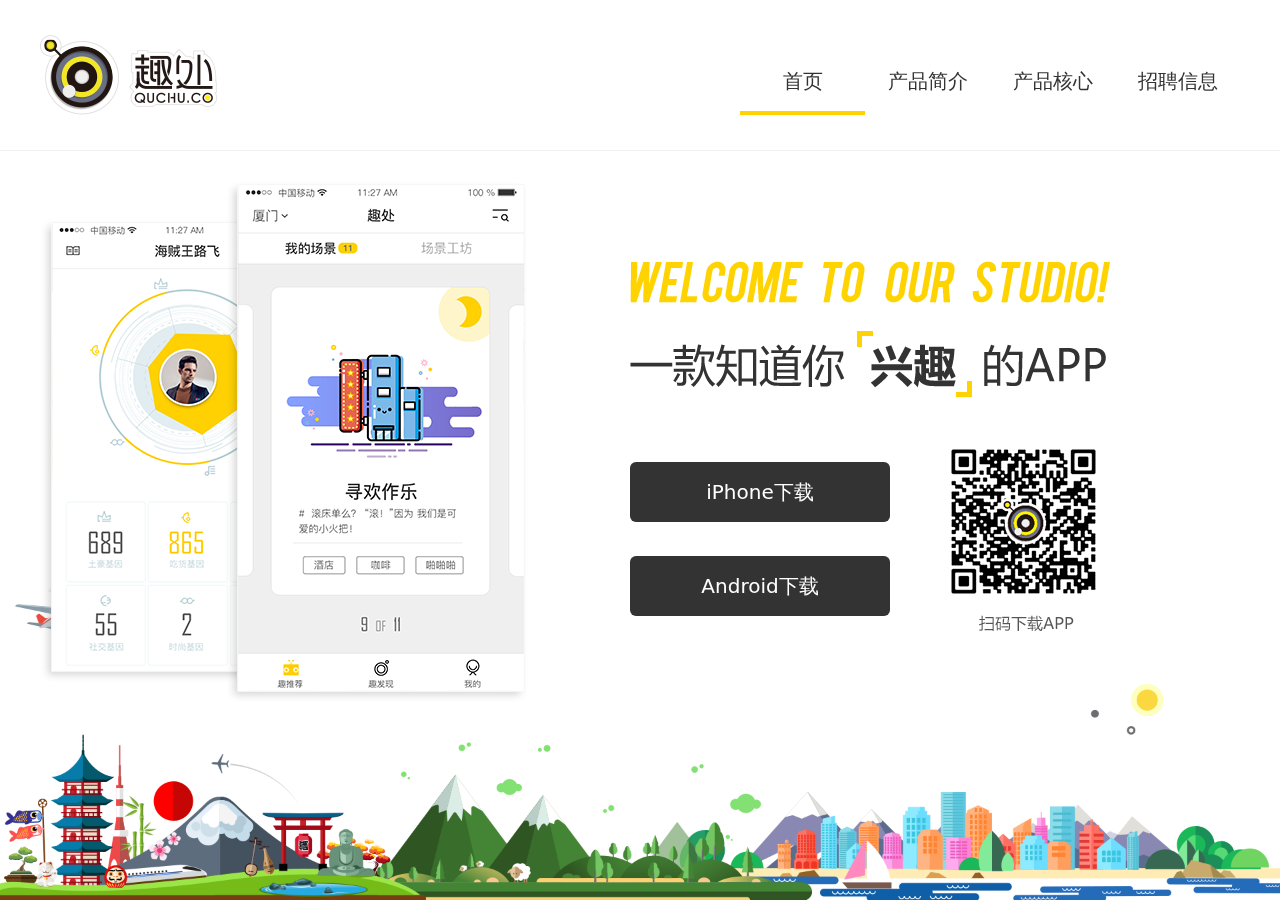
<file: index.html>
<!doctype html>
<html>
<head>
<meta charset="utf-8">
<meta http-equiv="X-UA-Compatible" content="IE=edge">
<meta name="viewport" content="width=device-width, initial-scale=1">
<link rel="shortcut icon" href="images/favicon.ico" type="image/x-icon" />
<title>趣处-推荐城市休闲好去处</title>
<meta name="keywords" content="店铺，餐馆，咖啡厅，酒吧，民宿，下午茶，书店，同城美食，特色展馆，景区，吃喝打折优惠活动，台湾，台北，厦门，杭州，南京，成都，武汉，合肥，自由行，周边游攻略，周末去哪儿玩，趣处APP，趣处官网">
<meta name="description" content="趣处是一款推荐城市出行好去处的APP，精选餐馆、酒吧、咖啡厅、书店、风景、展馆、店铺及特色民宿等多类休闲去处与活动信息，为用户周末、节假日等闲暇时间“去哪儿玩、玩什么、和谁玩”提供参考。">
<link rel="stylesheet" type="text/css" href="css/idangerous.swiper.css">
<link rel="stylesheet" type="text/css" href="css/animate.min.css">
<link rel="stylesheet" type="text/css" href="day/css/site_v3_20160507_day.css" id="dayAndNight">
<link rel="stylesheet" type="text/css" href="css/site.css" id="dayAndNight">
<!--[if lt IE 9]>
      <script src="js/html5shiv.min.js"></script>
      <script src="js/respond.min.js"></script>
<![endif]-->
</head>
<body>
<div class="swiper-container swiper-container-a" style="visibility:hidden;">
    <div class="swiper-wrapper">
        <div class="swiper-slide"> 
            <!-- start 首页 --> 
            <!-- start header -->
            <nav class="header">
                <div class="container"> <a class="navbar-brand ani" href="index.html" swiper-animate-effect="fadeInDown" swiper-animate-duration="0.5s" swiper-animate-delay="0s">趣处</a>
                    <ul class="nav-top ani" id="topMainMenu" swiper-animate-effect="fadeInDown" swiper-animate-duration="0.5s" swiper-animate-delay="0.2s">
                        <li class="active"><a href="javascript:void(0);">首页</a></li>
                        <li><a href="javascript:void(0);">产品简介</a></li>
                        <li><a href="javascript:void(0);">产品核心</a></li>
                        <li><a href="javascript:void(0);">招聘信息</a></li>
                    </ul>
                </div>
            </nav>
            <!-- end header -->
            <div class="container">
                <div class="day-night-box ani" swiper-animate-effect="bounceInDown" swiper-animate-duration="0.8s" swiper-animate-delay="0.3s" style="top:50px;"></div>
                <div class="main clearfix">
                    <div class="phone-box"><img src="images/index_apppage.png"  alt="趣处-手机版界面" class="ani" swiper-animate-effect="fadeInUp" swiper-animate-duration="0.5s" swiper-animate-delay="0.2s"/></div>
                    <div class="intro">
                        <p class="index-title ani" swiper-animate-effect="fadeInDown" swiper-animate-duration="0.5s" swiper-animate-delay="0.3s"></p>
                        <p>&nbsp; </p>
                        <table width="80%" border="0" cellspacing="0" cellpadding="0">
                            <tbody>
                                <tr>
                                    <td><a href="https://itunes.apple.com/us/app/qu-chu-cheng-shi-lu-xing-mei/id1053389120" target="_blank" class="btn-black ani" swiper-animate-effect="fadeIn" swiper-animate-duration="0.5s" swiper-animate-delay="0.5s">iPhone下载</a></td>
                                    <td rowspan="2"><div class="img-download ani" swiper-animate-effect="fadeIn" swiper-animate-duration="0.5s" swiper-animate-delay="0.7s"></div></td>
                                </tr>
                                <tr>
                                    <td class="padTop15"><a href="http://tcdn.quchu.co/app-quchu_official-release.apk" target="_blank" class="btn-black ani" swiper-animate-effect="fadeIn" swiper-animate-duration="0.5s" swiper-animate-delay="0.6s">Android下载</a></td>
                                </tr>
                            </tbody>
                        </table>
                    </div>
                </div>
            </div>
            <div class="footer-index"> <img src="images/index_bottomBg.png" width="100%" alt="趣处-一款知道您兴趣的app" class="ani" swiper-animate-effect="bounceInUp" swiper-animate-duration="0.5s" swiper-animate-delay="0.7s"/> </div>
            <!-- end 首页 --> 
        </div>
        <div class="swiper-slide"> 
            <!-- start 第二页 -->
            <div class="container" style="height:756px;position:relative;top:50%;margin-top:-378px;">
                <div class="day-night-box ani" swiper-animate-effect="bounceInDown" swiper-animate-duration="0.5s" swiper-animate-delay="0.1s"></div>
                <img src="images/intro_icon_logo_yellow.png" alt="趣处-趣处logo" class="iconLogo ani" swiper-animate-effect="fadeInDown" swiper-animate-duration="0.4s" swiper-animate-delay="0.2s"/>
                <h3 class="h3 ani" swiper-animate-effect="fadeInDown" swiper-animate-duration="0.5s" swiper-animate-delay="0.3s"><span>什么是趣处</span></h3>
                <h4 class="h4 ani" swiper-animate-effect="fadeInUp" swiper-animate-duration="0.5s" swiper-animate-delay="0.5s">趣处是一款个性化推荐城市出行好去处的APP，<br>精挑细选出高品质的餐厅、酒吧、咖啡厅、书店、风景、展馆、店铺及特色民宿等多类休闲去处与活动信息，为用户闲暇时间“去哪玩、怎么玩、和谁玩”提供参考。</h4>
                <table width="100%" border="0" cellspacing="0" cellpadding="0">
                    <tbody>
                        <tr>
                            <td align="center"><img src="images/intro_icon_where.png" width="180" height="180" alt="趣处-去哪玩" class="aniHover ani" swiper-animate-effect="bounceIn" swiper-animate-duration="0.5s" swiper-animate-delay="0.6s"/></td>
                            <td align="center"><img src="images/intro_icon_how.png" width="180" height="180" alt="趣处-怎么玩" class="aniHover ani" swiper-animate-effect="bounceIn" swiper-animate-duration="0.5s" swiper-animate-delay="0.7s"/></td>
                            <td align="center"><img src="images/intro_icon_who.png" width="180" height="180" alt="趣处-和谁玩" class="aniHover ani" swiper-animate-effect="bounceIn" swiper-animate-duration="0.5s" swiper-animate-delay="0.8s"/></td>
                        </tr>
                        <tr>
                            <td align="center"><h5 class="ani h5" swiper-animate-effect="fadeInUp" swiper-animate-duration="0.5s" swiper-animate-delay="0.7s">去哪玩</h5>
                                <h4 class="ani h4" swiper-animate-effect="fadeInUp" swiper-animate-duration="0.5s" swiper-animate-delay="0.8s">收集最具特色的地点，推荐符合<br>
                                    用户个性化偏好的趣处和活动。</h4></td>
                            <td align="center"><h5 class="ani h5" swiper-animate-effect="fadeInUp" swiper-animate-duration="0.5s" swiper-animate-delay="0.7s">怎么玩</h5>
                                <h4 class="ani h4" swiper-animate-effect="fadeInUp" swiper-animate-duration="0.5s" swiper-animate-delay="0.8s">给出智能化休闲出行方案<br>
                                    玩转新奇有趣的活动和趣处。</h4></td>
                            <td align="center"><h5 class="ani h5" swiper-animate-effect="fadeInUp" swiper-animate-duration="0.5s" swiper-animate-delay="0.7s">和谁玩</h5>
                                <h4 class="ani h4" swiper-animate-effect="fadeInUp" swiper-animate-duration="0.5s" swiper-animate-delay="0.8s">帮你找到最志同道合的同好<br>
                                    人群，支持在线发起同城活动。</h4></td>
                        </tr>
                    </tbody>
                </table>
            </div>
            <!-- end 第二页 --> 
        </div>
        <div class="swiper-slide"> 
            <!-- start 第三页 -->
            <div class="container" style="height:802px;position:relative;top:50%;margin-top:-401px;">
                <div class="day-night-box ani" swiper-animate-effect="bounceInDown" swiper-animate-duration="0.5s" swiper-animate-delay="0.3s"></div>
                <div class="ani coreBig" style="width:396px;height:425px;margin:0 auto 40px;position:relative; background:url(images/core_img_main.png) center center no-repeat;" swiper-animate-effect="bounceIn" swiper-animate-duration="0.4s" swiper-animate-delay="0.2s"> <span class="ani" style="position:absolute;top:133px;left:139px;width:24px;height:42px;background:url(images/core_img_a.png) center center no-repeat;" swiper-animate-effect="bounceInDown" swiper-animate-duration="0.4s" swiper-animate-delay="0.2s"></span> <span class="ani" style="position:absolute;top:123px;left:190px;width:24px;height:42px;background:url(images/core_img_2.png) center center no-repeat;" swiper-animate-effect="bounceInDown" swiper-animate-duration="0.4s" swiper-animate-delay="0.3s"></span> <span class="ani" style="position:absolute;top:145px;left:235px;width:14px;height:23px;background:url(images/core_img_3.png) center center no-repeat;" swiper-animate-effect="bounceInDown" swiper-animate-duration="0.4s" swiper-animate-delay="0.4s"></span> <span class="ani" style="position:absolute;top:236px;left:205px;width:20px;height:35px;background:url(images/core_img_4.png) center center no-repeat;" swiper-animate-effect="bounceInDown" swiper-animate-duration="0.4s" swiper-animate-delay="0.5s"></span> <span class="ani" style="position:absolute;top:134px;left:345px;width:24px;height:42px;background:url(images/core_img_5.png) center center no-repeat;" swiper-animate-effect="bounceInDown" swiper-animate-duration="0.4s" swiper-animate-delay="0.6s"></span> <span class="ani" style="position:absolute;top:230px;left:160px;width:14px;height:23px;background:url(images/core_img_6.png) center center no-repeat;" swiper-animate-effect="bounceInDown" swiper-animate-duration="0.4s" swiper-animate-delay="0.7s"></span> </div>
                <h3 class="h3"><span style="display:inline-block;border-bottom:8px solid #ffd300;padding-bottom:10px;" class="ani" swiper-animate-effect="fadeInDown" swiper-animate-duration="0.5s" swiper-animate-delay="0.3s">趣处的核心</span></h3>
                <h4  class="h4"><span class="ani" swiper-animate-effect="fadeInUp" swiper-animate-duration="0.5s" swiper-animate-delay="0.8s">一千个用户会看到一千个"趣处"，它就像一面，</span><br>
                    <span class="ani" swiper-animate-effect="fadeInUp" swiper-animate-duration="0.5s" swiper-animate-delay="0.9s">镜子，不论是一家店、一次出行计划甚至是和你，</span><br>
                    <span class="ani" swiper-animate-effect="fadeInUp" swiper-animate-duration="0.5s" swiper-animate-delay="1s">有共同喜好的人，只要你感兴趣，它就会呈现在APP上。</span></h4>
                <div class="toggleBlock">
                    <table width="100%" border="0" cellspacing="0" cellpadding="0" style="width:604px;margin:0 auto;">
                        <tbody>
                            <tr>
                                <td align="right"><div class="core-icon-a"></div></td>
                                <td align="center"><div class="core-icon-b"></div></td>
                                <td align="left"><div class="core-icon-c"></div></td>
                            </tr>
                        </tbody>
                    </table>
                </div>
            </div>
            <div class="hiddenBlock">
                <div class="hiddenBlockInner"> <a class="arrow-left" href="#"></a> <a class="arrow-right" href="#"></a>
                    <div class="swiper-container swiper-container-c">
                        <div class="swiper-wrapper">
                            <div class="swiper-slide">
                                <table width="100%" border="0" cellspacing="0" cellpadding="0">
                                    <tbody>
                                        <tr>
                                            <td width="120" height="150" valign="middle"><img src="day/images/core_icon_a.png" width="93" height="93" alt="趣处-趣推荐"/></td>
                                            <td valign="middle"><h4>趣推荐</h4>
                                                APP根据你得"趣基因"为你"投其所好"地推荐内容（去处/活动）,或是与你有共同点的用户。 </td>
                                        </tr>
                                    </tbody>
                                </table>
                            </div>
                            <div class="swiper-slide">
                                <table width="100%" border="0" cellspacing="0" cellpadding="0">
                                    <tbody>
                                        <tr>
                                            <td width="120" height="150" valign="middle"><img src="day/images/core_icon_b.png" width="93" height="93" alt="趣处-趣基因"/></td>
                                            <td valign="middle"><h4>趣基因</h4>
                                                你的个人喜欢和习惯=你得"趣基因"，用户的每次操作，都将作为下一步推荐的参考。 </td>
                                        </tr>
                                    </tbody>
                                </table>
                            </div>
                            <div class="swiper-slide">
                                <table width="100%" border="0" cellspacing="0" cellpadding="0">
                                    <tbody>
                                        <tr>
                                            <td width="120" height="150" valign="middle"><img src="day/images/core_icon_c.png" width="93" height="93" alt="趣处-趣行程"/></td>
                                            <td valign="middle"><h4>趣行程</h4>
                                                在"趣基因"的基础上，APP还可以基于特定场景，如女神约会、亲子出游、同学聚会等，给出最适宜的形成建议，甚至还可一键下单、预定座位、叫车购票等。 </td>
                                        </tr>
                                    </tbody>
                                </table>
                            </div>
                        </div>
                    </div>
                </div>
            </div>
            <!-- end 第三页 --> 
        </div>
        <div class="swiper-slide"> 
            <!-- start 第四页 -->
            <div class="container">
                <div class="day-night-box ani" swiper-animate-effect="bounceInDown" swiper-animate-duration="0.5s" swiper-animate-delay="0.3s"></div>
                <h3 class="h3" style="margin-top:40px;"><span class="ani" swiper-animate-effect="fadeInDown" swiper-animate-duration="0.5s" swiper-animate-delay="0.2s">招聘信息</span></h3>
                <ul id="job-list-ul" class="job-list-ul clearfix">
                    <li class="first active"> <img src="images/job_p_a_gray.png" alt="趣处招聘-数据挖掘工程师" class="avatar-gray"/> <img src="images/job_p_a.png" alt="趣处招聘-数据挖掘工程师" class="avatar"/> <span class="alt">数据挖掘工程师</span> </li>
                    <li> <img src="images/job_p_b_gray.png" alt="趣处招聘-JAVA工程师" class="avatar-gray"/> <img src="images/job_p_b.png" alt="趣处招聘-JAVA工程师" class="avatar"/> <span class="alt">JAVA工程师</span> </li>
                    <li> <img src="images/job_p_c_gray.png" alt="趣处招聘-内容编辑" class="avatar-gray"/> <img src="images/job_p_c.png" alt="趣处招聘-内容编辑" class="avatar"/> <span class="alt">内容编辑</span> </li>
                    <li> <img src="images/job_p_d_gray.png" alt="趣处招聘-IOS工程师" class="avatar-gray"/> <img src="images/job_p_d.png" alt="趣处招聘-IOS工程师" class="avatar"/> <span class="alt">IOS工程师</span> </li>
                    <li class="last"> <img src="images/job_p_e_gray.png" alt="趣处招聘-安卓工程师" class="avatar-gray"/> <img src="images/job_p_e.png" alt="趣处招聘-安卓工程师" class="avatar"/> <span class="alt">安卓工程师</span> </li>
                </ul>
                <div class="job-details-panel-group">
                <div class="swiper-container swiper-container-b">                    
                    <div class="swiper-wrapper">
                        <div class="swiper-slide">
                            <div class="job_des">
                                <div class="avatar-big">
                                    <div class="avatar-big-img"><img src="images/job_p_a_big.png" alt="趣处招聘-数据挖掘工程师"/></div>
                                    <div class="job_des_name">数据挖掘工程师</div>
                                </div>
                                <h5>工作职责</h5>
                                <p>1、运用数据挖掘、机器学习方面的方法与技术，深入挖掘分析海量数据；</p>
                                <p>2、参与推荐系统的架构研发与算法改进；</p>
                                <h5>能力要求：</h5>
                                <p>1、计算机、数学或统计学相关专业硕士以上学历，2年以上工作经历；</p>
                                <p>2、精通C++/JAVA/Python中一门或多门开发语言；</p>
                                <p>3、熟悉常用机器学习和数据挖掘算法，包括但不限于线性回归、决策树、随机森林、聚类、近邻等算法；</p>
                                <p>4、熟悉Spark、hadoop等分布式机器学习框架，熟悉HBase、Mahout相关技术；</p>
                                <p>5、具备良好的学习能力和成长潜力，渴望和团队一起快速成长；</p>
                                <p>&nbsp;</p>
                                <p>赶快发简历给我们吧：hr@quchu.co</p>
                            </div>
                        </div>
                        <div class="swiper-slide">
                            <div class="job_des">
                                <div class="avatar-big" style="background-color:#cd3333;">
                                    <div class="avatar-big-img"><img src="images/job_p_b_big.png" alt="趣处招聘-JAVA工程师"/></div>
                                    <div class="job_des_name">JAVA工程师</div>
                                </div>
                                <h5>工作职责：</h5>
                                <p>1、负责移动应用后台及数据库架构设计、开发、性能分析和优化；</p>
                                <p>2、参与系统分析与设计，并负责完成核心代码；</p>
                                <p>3、根据开发规范与流程独立完成模块的设计、编码、测试以及相关文档；</p>
                                <h5>能力要求：</h5>
                                <p>1、熟悉Java编程，熟悉J2EE、MVC架构和UML建模语言等相关技术；</p>
                                <p>2、熟悉面向对象的程序设计方法，熟悉或了解各种数据结构和算法模型；</p>
                                <p>3、熟悉extjs4、jquery等前台开发框架框架开发；</p>
                                <p>4、熟悉Unix、Linux操作系统；</p>
                                <p>5、熟悉MYSQL数据库管理及应用；</p>
                                <p>6、精通标准的SQL语法，能熟练使用MySql数据库；</p>
                                <p>7、有J2EE开发经验，能熟练使用Spring框架进行项目开发；</p>
                                <p>&nbsp;</p>
                                <p>赶快发简历给我们吧：hr@quchu.co</p>
                            </div>
                        </div>
                        <div class="swiper-slide">
                            <div class="job_des">
                                <div class="avatar-big" style="background-color:#9061c1;">
                                    <div class="avatar-big-img"><img src="images/job_p_c_big.png" alt="趣处招聘-内容编辑"/></div>
                                    <div class="job_des_name">内容编辑</div>
                                </div>
                                <h5>工作职责:</h5>
                                <p>1、有出色的审美，有一定的文字功底，对旅游和探店有足够的兴趣和爱好；</p>
                                <p>2、能够快速准确的采集内容素材，并且能够完成素材的创意包装。</p>
                                <h5>能力要求；</h5>
                                <p>1. 负责APP日常内容的维护、校对及更新；</p>
                                <p>2. 负责内容信息搜集整合；</p>
                                <p>3. 收集整理网站bug及用户反馈，并及时反馈上级沟通。</p>
                                <p>&nbsp;</p>
                                <p>赶快发简历给我们吧：hr@quchu.co</p>
                            </div>
                        </div>
                        <div class="swiper-slide">
                            <div class="job_des">
                                <div class="avatar-big" style="background-color:#c79a59;">
                                    <div class="avatar-big-img"><img src="images/job_p_d_big.png" alt="趣处招聘-IOS工程师"/></div>
                                    <div class="job_des_name">IOS工程师</div>
                                </div>
                                <h5>工作职责：</h5>
                                <p>1、负责iOS手机终端软件的设计与开发；</p>
                                <p>2、负责对iOS端应用进行架构设计、开发、性能分析和优化；</p>
                                <h5>能力要求：</h5>
                                <p>1、 计算机相关专业本科以上学历；</p>
                                <p>2、 熟练掌握iOS移动平台的开发，能了解ios版本最新动态及功能；</p>
                                <p>3、 精通Objective-C编程，熟悉内存释放；</p>
                                <p>4、 精通Cocoa开发框架和Xcode开发工具；</p>
                                <p>5、 至少三年以上移动应用开发经验；</p>
                                <p>6、 具有良好的沟通与团队协作能力；</p>
                                <p>&nbsp;</p>
                                <p>赶快发简历给我们吧：hr@quchu.co</p>
                            </div>
                        </div>
                        <div class="swiper-slide">
                            <div class="job_des">
                                <div class="avatar-big" style="background-color:#049091;">
                                    <div class="avatar-big-img"><img src="images/job_p_e_big.png" alt="趣处招聘-安卓工程师"/></div>
                                    <div class="job_des_name">安卓工程师</div>
                                </div>
                                <h5>工作职责：</h5>
                                <p>1.负责Android 主客户端的开发及维护；</p>
                                <p>2.对APP整个开发周期负责；</p>
                                <p>3.和产品经理配合, 深度参与App产品需求讨论和功能定义等；</p>
                                <h5>能力要求：</h5>
                                <p>1、两年以上Java开发经验，一年以上Android开发经验；</p>
                                <p>2、深入了解Java设计模式、Android系统框架和SDK等；</p>
                                <p>3、对软件产品有强烈的责任心，具备良好的沟通能力和优秀的团队协作能力；</p>
                                <p>4、对手机软件性能优化、内存优化有一定经验；</p>
                                <p>5、能独立开发App，有成功发布App者优先。</p>                                
                                <p>&nbsp;</p>
                                <p>赶快发简历给我们吧：hr@quchu.co</p>
                            </div>
                        </div>
                    </div>
                </div></div>
            </div>
            <!-- end 第四页 -->
            <div class="page-end-footer">
              <div class="container">
                联系方式：contact@quchu.co    &nbsp;&nbsp;&nbsp;&nbsp;ICP主体备案号：<a href="http://www.miitbeian.gov.cn" target="_blank" style="color:#d9d9d9;">闽ICP备14015425号-2</a>
              </div>
            </div> 
        </div>
    </div>
    <!-- 分页器 -->
    <div class="pagination pagination-a hide"></div>
</div>
<script src="js/jquery-1.11.3.min.js"></script> 
<script src="js/idangerous.swiper.js"></script> 
<script src="js/swiper.animate1.0.2.min.js"></script> 
<script type="text/javascript">
window.onload = function() {
    //根据时间不同加载不同的css
    var d = new Date().getHours();
    if(d>6 && d < 18){
     $("#dayAndNight").attr("href","day/css/site_v3_20160507_day.css")
    }else{
    $("#dayAndNight").attr("href","night/css/site_v3_20160507_night.css")
    }
   //整站的分页
    var mySwiper = new Swiper ('.swiper-container-a', {
      onFirstInit: function(swiper){ //初始化
        swiperAnimateCache(swiper); //隐藏动画元素 
        swiperAnimate(swiper); //初始化完成开始动画
      }, 
      onSwiperCreated: function(swiper){
        $(".swiper-container-a").css({visibility:"visible"});
      },
      onSlideChangeEnd: function(swiper){ 
        swiperAnimate(swiper); //每个slide切换结束时也运行当前slide动画
        var newIndex = swiper.activeIndex;
         $("#topMainMenu > li").removeClass("active");
         $("#topMainMenu > li:eq("+ newIndex +")").addClass("active");
         //如果当前是第一页，则隐藏pagination
        if(swiper.slides[0].isActive()){
            $(".pagination-a").addClass("hide");
         }
         else{
             $(".pagination-a").removeClass("hide");
             }
        if(swiper.slides[3].isActive()){
           $(".page-end-footer").addClass("showFooter");
         }
         else{
           $(".page-end-footer").removeClass("showFooter");
           }
      },
      onResistanceAfter: function(swiper){
        if(swiper.slides[3].isActive()){
           $(".page-end-footer").addClass("showFooter");
         }
         else{
           $(".page-end-footer").removeClass("showFooter");
           }
       },
      mode: 'vertical',
      paginationClickable: true,        
      mousewheelControl: true,
      pagination: '.pagination-a'
    });    
    //点击首页的导航栏菜单滚动到该页
    $("#topMainMenu > li").on("click",function(){    
        $("#topMainMenu > li").removeClass("active");
        $(this).addClass("active");     
        var index = $(this).index();
        mySwiper.swipeTo(index,200, true);
      }); 
   //第二页：鼠标移动到图标上，图标上移20像素
   $(".aniHover").each(function() {
      $(this).hover(function(){
          $(this).animate({"margin-top":"-20px"},200);
        },function(){
          $(this).animate({"margin-top":"0"},200);
          });
   //第三页：鼠标移动到底部的三个图表上显示隐藏的内容块
   $(".toggleBlock td div").mouseover(function(){
        $(this).parents(".toggleBlock").addClass("hide");
        $(".hiddenBlock").addClass("show");
       });
   $(".hiddenBlock").mouseleave(function(){
        $(this).removeClass("show");
        $(".toggleBlock").removeClass("hide");        
       });
    
    //第四页：招聘工作的切换
    var mySwiper2 = new Swiper('.swiper-container-b',{        
        onSlideChangeEnd: function(swiper){            
            var newIndex2 = swiper.activeIndex;
             $("#job-list-ul > li").removeClass("active");
             $("#job-list-ul > li:eq("+ newIndex2 +")").addClass("active");
             }
      });      
   //招聘信息：鼠标点击人物形象时切换彩色与灰色对换，同时下方的内容区也跟着变化
    $("#job-list-ul > li").click(function(){
        var index = $(this).index();
        mySwiper2.swipeTo(index,500, false);
        $("#job-list-ul > li").removeClass("active");
         $(this).addClass("active");
    });
   //鼠标移动到顶部一排头像上显示对应的工作职位名称浮标
   $("#job-list-ul > li").hover(function(){        
         $(this).find(".alt").addClass("show");
    },function(){
        $(this).find(".alt").removeClass("show");
        });
  });
  //趣处的核心左右滚动页面
  var mySwiper3= new Swiper('.swiper-container-c',{
       onlyExternal : true,
       loop:true,
       speed:500
      }); 
  $(".core-icon-a").hover(function(){
    mySwiper3.swipeTo(0, 1000, false);
    });
  $(".core-icon-b").hover(function(){
    mySwiper3.swipeTo(1, 1000, false);
    });
  $(".core-icon-c").hover(function(){
    mySwiper3.swipeTo(2, 1000, false);
    });
  $(".arrow-left").on('click', function(e){
    e.preventDefault()
    mySwiper3.swipePrev()
  })
  $(".arrow-right").on('click', function(e){
    e.preventDefault()
    mySwiper3.swipeNext()
  })
 //初始化状态分页位置
  var w1 = $(document).width();
  w2 = w1/2 - 770;
  //alert(w1 +" and "+ w2);
  $(".swiper-container-a .pagination-a").css({"left":w2});
  $(window).resize(function(e) {
    var w1 = $(document).width();
    w2 = w1/2 - 770;
    //alert(w1 +" and "+ w2);
    $(".swiper-container-a .pagination-a").css({"left":w2});
  });
}
</script>
<div style="display:none;"><script src="http://s4.cnzz.com/z_stat.php?id=1259196381&web_id=1259196381" language="JavaScript"></script></div>
</body>
</html>
</file>
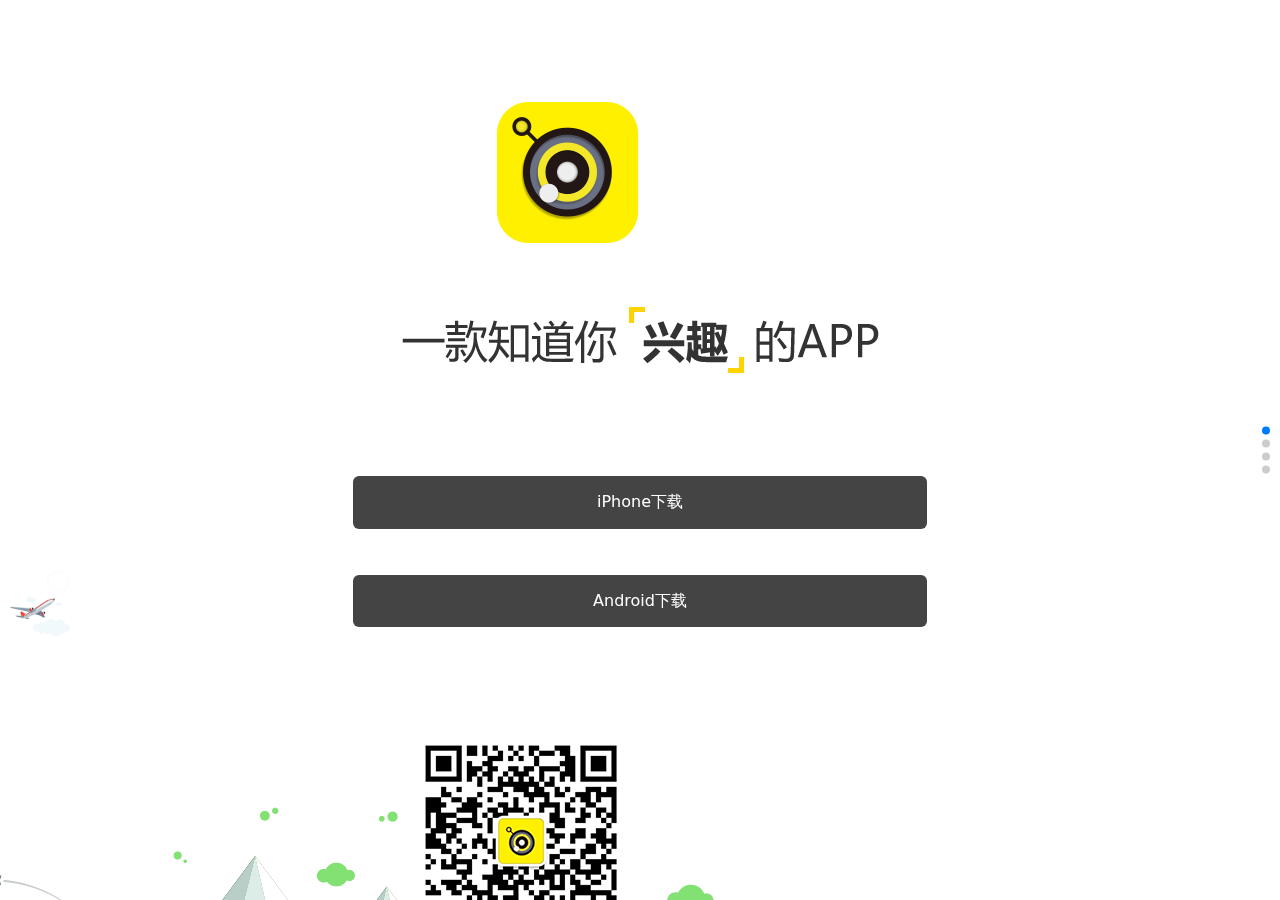
<file: mobile/index.html>
<!doctype html>
<html>
<head>
<meta charset="utf-8">
<meta name="viewport" content="width=device-width, initial-scale=1">
<title>趣处-推荐城市休闲好去处</title>
<link rel="stylesheet" type="text/css" href="css/swiper-3.3.1.min.css">
<link rel="stylesheet" type="text/css" href="css/animate.min.css">
<link rel="stylesheet" type="text/css" href="css/site_mobile.css">
</head>

<body>
<div class="swiper-container swiper-container-a" style="visibility:hidden;">
    <div class="swiper-wrapper">
        <div class="swiper-slide"> 
            <!-- start  第一页 -->
            <div class="icon-logo ani" swiper-animate-effect="bounceInDown" swiper-animate-duration="0.5s" swiper-animate-delay="0"><img src="images/index_logo.png" alt="趣处LOGO"/></div>
            <div class="icon-title ani" swiper-animate-effect="fadeInUp" swiper-animate-duration="0.5s" swiper-animate-delay="0.3s"><img src="images/index_title.png" alt="一款知道您兴趣的app"/></div>
            <div class="footer-img ani" swiper-animate-effect="bounceInUp" swiper-animate-duration="0.5s" swiper-animate-delay="0.6s"><img src="images/index_body_bg.png" alt=""/></div>
            <div class="icon-plane ani" swiper-animate-effect="fadeInLeft" swiper-animate-duration="0.5s" swiper-animate-delay="0.8s"><img src="images/index_plane.png"  alt=""/></div>
            <div class="btn-group"> <a href="https://itunes.apple.com/us/app/qu-chu-cheng-shi-lu-xing-mei/id1053389120" class="btn-black ani" swiper-animate-effect="fadeInUp" swiper-animate-duration="0.5s" swiper-animate-delay="0.4s">iPhone下载</a><a href="http://tcdn.quchu.co/app-quchu_official-release.apk" class="btn-black ani" swiper-animate-effect="fadeInUp" swiper-animate-duration="0.5s" swiper-animate-delay="0.5s">Android下载</a> </div>
            <div class="icon-weixin ani" swiper-animate-effect="fadeInUp" swiper-animate-duration="0.5s" swiper-animate-delay="0.6s"><img src="images/index_weixin.png" alt="微信二维码"/></div>
            <!-- end  第一页 --> 
        </div>
        <div class="swiper-slide"> 
            <!-- start 第二页  -->
            <div class="intro-img-page ani" swiper-animate-effect="slideInDown" swiper-animate-duration="0.5s" swiper-animate-delay="0"><img src="images/intro_img.png" alt=""/></div>
            <h2 class="intro-title ani" swiper-animate-effect="fadeInDown" swiper-animate-duration="0.3s" swiper-animate-delay="0.3s"><span>什么是趣处</span></h2>
            <p class="intro-content ani" swiper-animate-effect="fadeInUp" swiper-animate-duration="0.5s" swiper-animate-delay="0.5s">趣处是一款个性化推荐城市出行好去处的APP，为用户闲暇时间“去哪玩、怎么玩、和谁玩”提供参考。</p>
            <div class="intro-icon-group">
                <div class="intro-icon-box"> <img src="images/intro_icon_where.png" alt="去哪玩" class="ani" swiper-animate-effect="bounceIn" swiper-animate-duration="0.5s" swiper-animate-delay="0.7s"/>
                    <h3 class="ani" swiper-animate-effect="fadeInUp" swiper-animate-duration="0.5s" swiper-animate-delay="1s">去哪玩</h3>
                </div>
                <div class="intro-icon-box"><img src="images/intro_icon_how.png" alt="怎么玩" class="ani" swiper-animate-effect="bounceIn" swiper-animate-duration="0.5s" swiper-animate-delay="0.8s"/>
                    <h3 class="ani" swiper-animate-effect="fadeInUp" swiper-animate-duration="0.5s" swiper-animate-delay="1s">怎么玩</h3>
                </div>
                <div class="intro-icon-box"><img src="images/intro_icon_who.png" alt="和谁玩" class="ani" swiper-animate-effect="bounceIn" swiper-animate-duration="0.5s" swiper-animate-delay="0.9s"/>
                    <h3 class="ani" swiper-animate-effect="fadeInUp" swiper-animate-duration="0.5s" swiper-animate-delay="1s">和谁玩</h3>
                </div>
            </div>
            <div class="intro-foot-img ani" swiper-animate-effect="bounceInUp" swiper-animate-duration="0.5s" swiper-animate-delay="0.3s"><img src="images/intro_foot_bg.png" alt=""/></div>
            <!-- end 第二页 --> 
        </div>
        <div class="swiper-slide"> 
            <!-- start 第三页  -->
            <h2 class="core-title ani" swiper-animate-effect="fadeInDown" swiper-animate-duration="0.5s" swiper-animate-delay="0"><span>趣处的核心</span></h2>
            <div class="core-content ani" swiper-animate-effect="fadeInUp" swiper-animate-duration="0.3s" swiper-animate-delay="0.4s">一千个用户会看到一千个"趣处"，它就像一面，镜子，不论是一家店、一次出行计划甚至是和你，有共同喜好的人，只要你感兴趣，它就会呈现在APP上。</div>
            <div class="core-item-group">
                <div class="core-item-box"> <img src="images/core_icon_a.png" alt="趣推荐" class="ani" swiper-animate-effect="bounceIn" swiper-animate-duration="0.3s" swiper-animate-delay="0.5s"/>
                    <h3 class="ani" swiper-animate-effect="fadeInUp" swiper-animate-duration="0.5s" swiper-animate-delay="0.9s">趣推荐</h3>
                    <div class="core-info-content">APP根据你得"趣基因"为你"投其所好"地推荐内容（去处/活动）,或是与你有共同点的用户。 </div>
                </div>
                <div class="core-item-box"><img src="images/core_icon_b.png" alt="趣基因" class="ani" swiper-animate-effect="bounceIn" swiper-animate-duration="0.3s" swiper-animate-delay="0.6s"/>
                    <h3 class="ani" swiper-animate-effect="fadeInUp" swiper-animate-duration="0.5s" swiper-animate-delay="0.9s">趣基因</h3>
                    <div class="core-info-content ani">你的个人喜欢和习惯=你得"趣基因"，用户的每次操作，都将作为下一步推荐的参考。</div>
                </div>
                <div class="core-item-box"><img src="images/core_icon_c.png" alt="趣行程" class="ani" swiper-animate-effect="bounceIn" swiper-animate-duration="0.3s" swiper-animate-delay="0.7s"/>
                    <h3 class="ani" swiper-animate-effect="fadeInUp" swiper-animate-duration="0.5s" swiper-animate-delay="0.9s">趣行程</h3>
                    <div class="core-info-content ani">在"趣基因"的基础上，APP还可以基于特定场景，如女神约会、亲子出游、同学聚会等，给出最适宜的形成建议，甚至还可一键下单、预定座位、叫车购票等。</div>
                </div>
            </div>
            <div class="core-foot-img ani" swiper-animate-effect="bounceInUp" swiper-animate-duration="0.5s" swiper-animate-delay="0.7s"><img src="images/core_foot_bg.png" alt=""/></div>
            
            <!-- end 第三页 --> 
        </div>
        <div class="swiper-slide"> 
            <!-- start 第四页  -->
            <h2 class="job-title ani" swiper-animate-effect="fadeInDown" swiper-animate-duration="0.5s" swiper-animate-delay="0"><span>招聘信息</span></h2>
            <div class="job-item-group" id="job-list">
                <div class="job-item-box ani active" swiper-animate-effect="bounceIn" swiper-animate-duration="0.5s" swiper-animate-delay="0.4s"><img src="images/job_p_a.png" alt=""/></div>
                <div class="job-item-box ani" swiper-animate-effect="bounceIn" swiper-animate-duration="0.5s" swiper-animate-delay="0.5s"><img src="images/job_p_b.png" alt=""/></div>
                <div class="job-item-box ani" swiper-animate-effect="bounceIn" swiper-animate-duration="0.5s" swiper-animate-delay="0.6s"><img src="images/job_p_c.png" alt=""/></div>
                <div class="job-item-box ani" swiper-animate-effect="bounceIn" swiper-animate-duration="0.5s" swiper-animate-delay="0.7s"><img src="images/job_p_d.png" alt=""/></div>
                <div class="job-item-box ani" swiper-animate-effect="bounceIn" swiper-animate-duration="0.5s" swiper-animate-delay="0.8s"><img src="images/job_p_e.png" alt=""/></div>
            </div>
            <div class="job-item-panel-group ani" swiper-animate-effect="fadeInUp" swiper-animate-duration="0.5s" swiper-animate-delay="0.4s">
                <div class="swiper-container swiper-container-c">
                    <div class="swiper-wrapper">
                        <div class="swiper-slide">
                            <div class="job-item-panel">
                                <div class="avatar-big" style="background-color: #fcad16;">
                                    <div class="avatar-big-img"><img src="images/job_p_a_big.png" alt="数据挖掘工程师"/></div>        
                                    <div class="job_des_name">数据挖掘工程师</div>
                                </div>
                                <h5>工作职责</h5>
                                <p>1、运用数据挖掘、机器学习方面的方法与技术，深入挖掘分析海量数据；</p>
                                <p>2、参与推荐系统的架构研发与算法改进；</p>
                                <h5>能力要求：</h5>
                                <p>1、计算机、数学或统计学相关专业硕士以上学历，2年以上工作经历；</p>
                                <p>2、精通C++/JAVA/Python中一门或多门开发语言；</p>
                                <p>3、熟悉常用机器学习和数据挖掘算法，包括但不限于线性回归、决策树、随机森林、聚类、近邻等算法；</p>
                                <p>4、熟悉Spark、hadoop等分布式机器学习框架，熟悉HBase、Mahout相关技术；</p>
                                <p>5、具备良好的学习能力和成长潜力，渴望和团队一起快速成长；</p>
                                <p>&nbsp;</p>
                                <p>赶快发简历给我们吧：hr@quchu.co</p>
                            </div>
                        </div>
                        <div class="swiper-slide">
                            <div class="job-item-panel">
                                <div class="avatar-big" style="background-color:#cd3333;">
                                    <div class="avatar-big-img"><img src="images/job_p_b_big.png" alt="JAVA工程师"/></div>      
                                    <div class="job_des_name">JAVA工程师</div>                                    
                                </div>
                                <h5>工作职责：</h5>
                                <p>1、负责移动应用后台及数据库架构设计、开发、性能分析和优化；</p>
                                <p>2、参与系统分析与设计，并负责完成核心代码；</p>
                                <p>3、根据开发规范与流程独立完成模块的设计、编码、测试以及相关文档；</p>
                                <h5>能力要求：</h5>
                                <p>1、熟悉Java编程，熟悉J2EE、MVC架构和UML建模语言等相关技术；</p>
                                <p>2、熟悉面向对象的程序设计方法，熟悉或了解各种数据结构和算法模型；</p>
                                <p>3、熟悉extjs4、jquery等前台开发框架框架开发；</p>
                                <p>4、熟悉Unix、Linux操作系统；</p>
                                <p>5、熟悉MYSQL数据库管理及应用；</p>
                                <p>6、精通标准的SQL语法，能熟练使用MySql数据库；</p>
                                <p>7、有J2EE开发经验，能熟练使用Spring框架进行项目开发；</p>
                                <p>&nbsp;</p>
                                <p>赶快发简历给我们吧：hr@quchu.co</p>
                            </div>
                        </div>
                        <div class="swiper-slide">
                            <div class="job-item-panel">
                                <div class="avatar-big" style="background-color:#9061c1;">
                                    <div class="avatar-big-img"><img src="images/job_p_c_big.png" alt="内容编辑"/></div>        
                                    <div class="job_des_name">内容编辑</div>                  
                                </div>
                                <h5>工作职责:</h5>
                                <p>1、有出色的审美，有一定的文字功底，对旅游和探店有足够的兴趣和爱好；</p>
                                <p>2、能够快速准确的采集内容素材，并且能够完成素材的创意包装。</p>
                                <h5>能力要求；</h5>
                                <p>1. 负责APP日常内容的维护、校对及更新；</p>
                                <p>2. 负责内容信息搜集整合；</p>
                                <p>3. 收集整理网站bug及用户反馈，并及时反馈上级沟通。</p>
                                <p>&nbsp;</p>
                                <p>赶快发简历给我们吧：hr@quchu.co</p>
                            </div>
                        </div>
                        <div class="swiper-slide">
                            <div class="job-item-panel">
                                <div class="avatar-big" style="background-color:#c79a59;">
                                    <div class="avatar-big-img"><img src="images/job_p_d_big.png" alt="IOS工程师"/></div>      
                                    <div class="job_des_name">IOS工程师</div>                                    
                                </div>
                                <h5>工作职责：</h5>
                                <p>1、负责iOS手机终端软件的设计与开发；</p>
                                <p>2、负责对iOS端应用进行架构设计、开发、性能分析和优化；</p>
                                <h5>能力要求：</h5>
                                <p>1、 计算机相关专业本科以上学历；</p>
                                <p>2、 熟练掌握iOS移动平台的开发，能了解ios版本最新动态及功能；</p>
                                <p>3、 精通Objective-C编程，熟悉内存释放；</p>
                                <p>4、 精通Cocoa开发框架和Xcode开发工具；</p>
                                <p>5、 至少三年以上移动应用开发经验；</p>
                                <p>6、 具有良好的沟通与团队协作能力；</p>
                                <p>&nbsp;</p>
                                <p>赶快发简历给我们吧：hr@quchu.co</p>
                            </div>
                        </div>
                        <div class="swiper-slide">
                            <div class="job-item-panel">
                                <div class="avatar-big" style="background-color:#049091;">
                                    <div class="avatar-big-img"><img src="images/job_p_e_big.png" alt="安卓工程师"/></div>      
                                    <div class="job_des_name">安卓工程师</div>                                    
                                </div>
                                <h5>工作职责：</h5>
                                <p>1.负责Android 主客户端的开发及维护；</p>
                                <p>2.对APP整个开发周期负责；</p>
                                <p>3.和产品经理配合, 深度参与App产品需求讨论和功能定义等；</p>
                                <h5>能力要求：</h5>
                                <p>1、两年以上Java开发经验，一年以上Android开发经验；</p>
                                <p>2、深入了解Java设计模式、Android系统框架和SDK等；</p>
                                <p>3、对软件产品有强烈的责任心，具备良好的沟通能力和优秀的团队协作能力；</p>
                                <p>4、对手机软件性能优化、内存优化有一定经验；</p>
                                <p>5、能独立开发App，有成功发布App者优先。</p>
                                <p>&nbsp;</p>
                                <p>赶快发简历给我们吧：hr@quchu.co</p>
                            </div>
                        </div>
                    </div>
                </div>
            </div>
            <div class="job-foot-img ani" swiper-animate-effect="bounceInUp" swiper-animate-duration="0.5s" swiper-animate-delay="0.9s"><img src="images/job_foot_bg.png" alt=""/></div>
            
            <!-- end 第四页 --> 
        </div>
    </div>
    <!-- 如果需要分页器 -->
    <div class="swiper-pagination swiper-pagination-a"></div>
</div>
<script src="js/jquery-1.11.3.min.js"></script> 
<script src="js/swiper-3.3.1.jquery.min.js"></script> 
<script src="js/swiper.animate1.0.2.min.js"></script> 
<script type="text/javascript">
  $(function(){
      //整站的分页
      var mySwiper = new Swiper (".swiper-container-a", {
        onInit: function(swiper){
            swiperAnimateCache(swiper); //隐藏动画元素 
            swiperAnimate(swiper); //初始化完成开始动画
            $(".swiper-container-a").css({visibility:"visible"});
          },
          onSlideChangeEnd: function(swiper){ 
            swiperAnimate(swiper); //每个slide切换结束时也运行当前slide动画
          },
        direction: "vertical", 
        pagination: ".swiper-pagination-a",
      });
     //第三页点击三个图标显示各自的介绍
     $(".core-item-group .core-item-box").on("click",function(){
          $(".core-item-group .core-item-box").not($(this)).removeClass("active");
          $(this).toggleClass("active");
       });
      //第四页：招聘工作的切换
    var mySwiper3 = new Swiper('.swiper-container-c',{
        onSlideChangeEnd: function(swiper){            
            var newIndex = swiper.activeIndex;
             $("#job-list .job-item-box").removeClass("active");
             $("#job-list .job-item-box:eq("+ newIndex +")").addClass("active");
             }
      });
     //招聘信息：点击人物形象时切换彩色与灰色对换，同时下方的内容区也跟着变化
    $("#job-list .job-item-box").click(function(){
        var index = $(this).index();
        mySwiper3.slideTo(index,500, false);
        $("#job-list .job-item-box").removeClass("active");
         $(this).addClass("active");
    });  
    });
</script>
<div style="display:none;"><script src="http://s4.cnzz.com/z_stat.php?id=1259196381&web_id=1259196381" language="JavaScript"></script></div>
</body>
</html>
</file>
<file: day/css/site_v3_20160507_day.css>
@charset "utf-8";
/* start 全局样式 */
* { -webkit-box-sizing: border-box; -moz-box-sizing: border-box; box-sizing: border-box; }
*:before, *:after { -webkit-box-sizing: border-box; -moz-box-sizing: border-box; box-sizing: border-box; }
html, body { margin: 0; padding: 0; }
html { font-family: sans-serif; -webkit-text-size-adjust: 100%; -ms-text-size-adjust: 100%; }
body { font-family: "Vera Sans YuanTi", "Helvetica Neue", "Luxi Sans", "DejaVu Sans", Tahoma, "Hiragino Sans GB", "Microsoft Yahei", sans-serif; font-size: 14px; line-height: 1.42857143; color: #333; background-color: #fff;min-width:1200px; }
input, button, select, textarea { font-family: inherit; font-size: inherit; line-height: inherit; }
img { vertical-align: middle; border: none; }
.container { width: 1200px; margin: 0 auto;position:relative;}
.clearfix:before, .clearfix:after, .container:before, .container:after { display: table; content: " "; }
.clearfix:after, .container:after { clear: both; }
/* end  全局样式 */
/* start 覆盖框架默认样式 */
html, body { height: 100%; }
.swiper-container-a { width: 100%; height: 100%;min-width:1200px;}
.swiper-container-a .swiper-slide { position: relative;overflow:hidden;}
.swiper-container-a .pagination-a { position: absolute;opacity:1;transition:opacity ease-in-out 0.2s; left:60px; top: 50%; width: 8px; height: 140px; margin-top: -70px; overflow: visible; }
.swiper-container-a .pagination-a.hide{opacity:0;}
.swiper-container-a .swiper-pagination-switch { display: block; width: 20px; height: 20px; border-radius: 20px; background: #e7e7e7; margin: 0 0px 8px; cursor: pointer; }
.swiper-container-a .swiper-active-switch { background: #bababa; }
/* end 覆盖框架默认样式 */

/* start 首页 */
.header { border-bottom: 1px solid #f1f1f1; padding: 35px 0; }
.navbar-brand { background: url(../../images/logo.png) center left no-repeat; width: 177px; height: 80px; overflow: hidden; text-indent: -9999px; display: block; float: left; }
.nav-top { float: right; margin: 0; padding: 0; }
.nav-top > li { float: left; list-style: outside none; }
.nav-top > li > a { display: block; padding: 6px 15px; text-decoration: none; color: #333333; height: 80px; line-height: 80px; font-size: 20px; width: 125px; text-align: center; }
.nav-top > li.active > a { border-bottom: 4px solid #ffd300; }
.main { padding-top: 30px; position: relative; z-index: 20; }
.index-title{width:480px;height:136px;overflow:hidden; background:url(../images/index_pageTitle.png) center center no-repeat;margin:0;display:block;}
.phone-box { float: left; width: 500px; }
.intro { margin-left: 590px; padding-top: 80px; }
.btn-black {display:inline-block;text-align:center;border-radius: 6px; min-width: 260px; padding: 16px 12px; font-size:20px; background-color: #333333; border: none; color: #FFF; cursor: pointer;
outline:none; transition:background-color ease-in-out 0.2s; text-decoration:none;}
.btn-black:hover,.btn-black:active{background-color: #555;text-decoration:none;}
.footer-index { position: absolute; z-index: 1; bottom: 0; left: 0; right: 0; width: 100%; }
.footer-index >img { display: block; width: 100%; }
.img-download,.img-weixin{height:188px;width:165px;margin:0 auto;overflow:hidden;}
.img-download{ background:url(../images/index_appDownLoad.png) center center no-repeat;}
.img-weixin{ background:url(../images/index_weixin.png) center center no-repeat;}
.day-night-box{ background:url(../images/sun.png) center center no-repeat;height:155px;width:155px;overflow:hidden;position:absolute;right:-240px;top:80px;z-index:900;}
/* end 首页 */

/* start 第二页 */
.iconLogo { display: block; max-width: 100%; margin: 0 auto 30px; }
.h3 { font-size:42px; font-weight: bold; text-align: center; margin: 0 auto 25px; }
.h3 span { display: inline-block; border-bottom: 8px solid #ffd300; padding-bottom:8px; }
.h4 { font-size:16px; margin: 0 0 25px;  text-align: center; font-weight: lighter; }
.h5{font-size:34px;margin:10px 0 10px;text-align: center;}
.h6{font-size:20px;margin:10px 0 10px;text-align: center;font-weight:lighter;}
/* end 第二页 */

/* start 第三页 */
.core-icon-a,.core-icon-b,.core-icon-c{width:94px;height:94px;margin:0 auto;}
.core-icon-a{ background:url(../images/core_icon_a.png) center center no-repeat;}
.core-icon-b{background:url(../images/core_icon_b.png) center center no-repeat;}
.core-icon-c{background:url(../images/core_icon_c.png) center center no-repeat;}

.toggleBlock{ opacity:1;transform: scale(1, 1);transition:all cubic-bezier(1, 0.01, 0, 0.96) 0.2s;}
.toggleBlock.hide{opacity:0;transform: scale(0, 0);}
.hiddenBlock {background-color: #ffd300; position: absolute; left: 0; bottom:-100%; right: 0; width: 100%;padding:15px 0; transition:bottom cubic-bezier(1, 0.01, 0, 0.96) 0.2s;}
.hiddenBlock.show{bottom:0;}
.hiddenBlock .arrow-left { background: url(../../images/arrows.png) no-repeat left top; position: absolute; left:-170px; top: 50%; margin-top: -15px; width: 17px; height: 30px; }
.hiddenBlock .arrow-right { background: url(../../images/arrows.png) no-repeat right bottom; position: absolute; right:-170px; top: 50%; margin-top: -15px; width: 17px; height: 30px; }
.hiddenBlockInner{ position:relative;width:750px;margin:0 auto;}
.hiddenBlock .swiper-container-c {height:150px;width:100%;}
.hiddenBlock .content-slide {padding: 20px; color: #000; }
.hiddenBlock td{font-size:16px;}
.hiddenBlock h4{font-size:34px;margin:0 0 15px;}
/* end 第三页 */
/* start 第四页 */
.job-list-ul { width: 60%; margin: 90px auto 30px; padding: 0; list-style: none; }
.job-list-ul > li { position: relative; height: 100px; width: 100px; float: left; padding: 0; margin: 0 15px; }
.job-list-ul > li .avatar, .job-list-ul > li .avatar-gray { position: absolute; left: 0; top: 0; cursor: pointer; }
.job-list-ul > li .avatar { transform: scale(0, 0); transition: transform ease-in-out 0.2s; }
.job-list-ul > li .avatar-gray { opacity: 1; }
.job-list-ul > li.active .avatar { transform: scale(1, 1); }
.job-list-ul > li.active .avatar-gray { opacity: 0; }
.job-list-ul > li .alt { position: absolute; bottom: 100%; font-size: 22px; font-weight: bold; background: url(../../images/job_bg_middle.png) top center no-repeat; width: 220px; height: 68px; padding-top: 8px; text-align: center; left: 50%; margin-left: -120px; opacity: 0; transition: all ease 0.2s; transform: scale(0, 0); }
.job-list-ul > li .alt.show { opacity: 1; transform: scale(1, 1); }
.job-list-ul > li.first .alt { background-image: url(../../images/job_bg_left.png); left: -200px; margin-left: 0; }
.job-list-ul > li.last .alt { background-image: url(../../images/job_bg_right.png); left: 100px; margin-left: 0; }
.job_des { margin-left:250px;height: 425px;overflow: auto;}
.avatar-big { background-color: #fcad16; width: 510px; padding: 15px 15px 15px 160px; position: relative; min-height: 105px; margin-top: 65px; margin-bottom: 30px; }
.avatar-big .avatar-big-img { position: absolute; left: 8px; bottom: 0; width: 160px; height: 170px; }
.job_des_name { background: url(../../images/job_img_border_dashed.png) center center no-repeat; color: #FFF; font-size:28px; width: 295px; height: 70px; line-height: 70px; text-align: center; }
.job_des h5 { font-size: 24px; font-weight: bold; margin:10px 0 15px; }
.job_des p { font-size: 16px; margin: 0;}

.job-details-panel-group{ position:relative;z-index:1;}
.swiper-container-b,.swiper-container-b .swiper-wrapper,.swiper-container-b .swiper-wrapper .swiper-slide{height:auto !important;}
/* end 第四页 */
.page-end-footer{position:fixed;background-color:#333;color:#FFF;left:0;right:0;bottom:-100%;width:100%;height:40px;line-height:40px;transition:all ease-in-out 0.8s;opacity:0;}
.showFooter{bottom:0;opacity:1;}
</file>
<file: css/site.css>
@charset "utf-8";
/* HTML5/CSS:vvchuanqi@163.com 2016.05.10 */
/* start 解决平板电脑的适配问题 */
@media(max-height: 768px) and (max-width: 1280px){
	
	.container{max-width: 1024px;width:100%;padding-left:15px;padding-right:15px;}
	.swiper-container-a{min-width:1000px;}
	.phone-box{width:360px;}
	.phone-box > img{display:block;width:100%;}
	.intro{margin-left:400px;padding-top:10px;}
	.index-title{background-size: 70% auto;background-position: left center;width:auto;}
	.intro table{width:auto;}
	.intro table td{vertical-align: top;}
	.intro .btn-black{min-width:160px;font-size:16px;padding: 14px 12px;}
	.intro .img-download{margin-left:30px;}
	.day-night-box{right:20px;}
	.padTop15{padding-top:15px;}

	/* start 第二页 */
	.iconLogo{margin:30px auto;display:block;max-width: 100%;}
	.aniHover{width:140px;height:140px;margin-top:30px;}
	.h3{font-size:36px !important;}
	.h5{font-size:28px !important;}
	/* start 第三页 */
	.coreBig{width:330px !important;height:354px !important;background-size: 100% auto !important;margin-top:40px !important;}
	.hiddenBlock h4{font-size:20px;margin-bottom:5px;}
	.hiddenBlock .swiper-container-c{height:80px !important;}
	.hiddenBlock .swiper-container-c table td{height:auto !important;}
	.hiddenBlock .swiper-container-c table td img{width:60px;height:60px;}
	.hiddenBlock .arrow-left{left:-40px;}
	.hiddenBlock .arrow-right{right:-40px;}

	/* start 第四页 */
	.job-list-ul{text-align:center;width:auto;margin:10px auto 20px;}
	.job-list-ul > li{width:80px;height:80px;float:none;display:inline-block;}
	.avatar-big{display:none;}
	.job_des{margin-left: 220px;}
	.job-list-ul > li.last .alt{z-index: 999;}
}
@media(max-height: 768px) and (max-width: 1024px){
	body{min-width: 768px;}
	.day-night-box{top:180px !important;}
	.container{max-width:100%;width:auto;padding-left:15px;padding-right:15px;height:auto !important;position: static !important;margin-top: 0 !important;}

	.coreBig{margin: 0px auto 20px  !important;}
	.swiper-container-a{width:1024px;height:100%;max-width: 1024px;margin:0;overflow:hidden;}
	.phone-box{width:360px;}
	.phone-box > img{display:block;width:100%;}
	.intro{margin-left:400px;padding-top:10px;}
	.h3{font-size:30px !important;    margin: 0 auto 15px !important;}
	.h5{font-size:22px !important;    margin: 0 0 15px !important;}
}
/* end 解决平板电脑的适配问题 */
</file>
<file: mobile/css/site_mobile.css>
@charset "utf-8";
/* HTML5/CSS:vvchuanqi@163.com 2016.05.10 */
/* start 全局样式 */
* { -webkit-box-sizing: border-box; -moz-box-sizing: border-box; box-sizing: border-box; }
*:before, *:after { -webkit-box-sizing: border-box; -moz-box-sizing: border-box; box-sizing: border-box; }
html, body { margin: 0; padding: 0; }
html { font-family: sans-serif; -webkit-text-size-adjust: 100%; -ms-text-size-adjust: 100%;font-size:14px; }
body { font-family: "Vera Sans YuanTi", "Helvetica Neue", "Luxi Sans", "DejaVu Sans", Tahoma, "Hiragino Sans GB", "Microsoft Yahei", sans-serif; font-size: 14px; line-height: 1.42857143; color: #333; background-color: #fff; }
input, button, select, textarea { font-family: inherit; font-size: inherit; line-height: inherit; }
img { vertical-align: middle; border: none; }
.container { width: 1200px; margin: 0 auto; }
.clearfix:before, .clearfix:after, .container:before, .container:after { display: table; content: " "; }
.clearfix:after, .container:after { clear: both; }
/* end  全局样式 */
/* start 覆盖框架默认样式 */
html, body { height: 100%; }
.swiper-container-a{ width: 100%; height: 100%; }
.swiper-slide{position:relative;overflow:hidden;}
.swiper-container-a .pagination-a { position: absolute; left: 20px; top: 50%; width: 8px; height: 140px; margin-top: -70px; overflow: visible; }
.swiper-container-a .swiper-pagination-switch { display: block; width: 20px; height: 20px; border-radius: 20px; background: #e7e7e7; margin: 0 0px 8px; cursor: pointer; }
.swiper-container-a .swiper-active-switch { background: #bababa;}
/* end 覆盖框架默认样式 */
/* start 首页 */
.icon-logo > img,.icon-title > img,.footer-img > img,.icon-plane > img,.icon-weixin > img{display:block;max-width:100%;}
.icon-logo{margin:8% auto 5%;width:22.4%;}
.icon-title{width:80%;text-align:center;margin:0 auto 8%;}
.icon-title > img{margin:0 auto;}
.icon-plane{position:absolute;bottom:30%;left:10px;width:60px;height:60px;}
.footer-img{position:absolute;bottom:0;left:0;right:0;overflow:hidden;z-index:0;width:100%;height:20%;}

.btn-group{width:44.8%;margin:0 auto;position:relative;z-index:5;}
.btn-group .btn-black{border-radius:6px;padding:15px 0;color:#FFF;background-color:#444;text-decoration:none;font-size:16px;text-align:center;display:block;margin:0 auto 8%;transition:all ease-in-out 0.2s;}
.btn-group .btn-black:hover,.btn-group .btn-black:active,.btn-group .btn-black:focus{background-color:#fff000;color:#444;box-shadow:0 5px 15px rgba(0,0,0,.175);}

.icon-weixin{width:36%;margin:8% auto 0;position:relative;z-index:5;}
/* end 首页 */

/* start 第二页 */
.intro-img-page > img,.intro-foot-img > img,.intro-icon-box > img{display:block;max-width:100%;}
.intro-img-page{margin:5% auto 5%;width:60%;}
.intro-title{margin:2% auto 3%;text-align:center;font-size:22px;font-weight:bold;}
.intro-title span{display:inline-block;border-bottom:4px solid #ffd300;}
.intro-content{margin:2% 5% 4%;position:relative;z-index:5;}
.intro-icon-group{display:flex; flex-direction:row; position:relative;z-index:5;display:block;overflow:hidden;clear:both;}
.intro-icon-box{ flex:1;padding:0 6%;text-align:center;float:left;width:33.3333333%;}
.intro-icon-box h3{margin:4% auto 0;font-size:18px;font-weight:bold;}
.intro-foot-img{width:100%;position:absolute;bottom:0;left:0;right:0;overflow:hidden;z-index:0;height:20%;}
/* end 第二页 */
/* start 第三页 */
.core-foot-img > img,.core-item-box > img{display:block;max-width:100%;}
.core-title{margin:18% auto 3%;text-align:center;font-size:22px;font-weight:bold;}
.core-title span{display:inline-block;border-bottom:4px solid #ffd300;}
.core-content{margin:2% 5% 4%;position:relative;z-index:5;}
.core-item-group{display:flex; flex-direction:row; position:relative;z-index:5;display:block;overflow:hidden;clear:both;}
.core-item-box{flex:1;padding:0 6%;text-align:center;float:left;width:33.3333333%;}
.core-item-box > img{width:75%;margin:0 auto;}

.core-info-content{opacity:0;transition:all ease-in-out 0.2s;position:absolute;top:110%;left:5%;right:5%;}
.core-item-box.active .core-info-content{opacity:1;top:100%;}
.core-foot-img{width:100%;position:absolute;bottom:0;left:0;right:0;overflow:hidden;z-index:0;}
/* end 第三页 */
/* start 第四页 */
.job-foot-img > img,.avatar-big-img > img,.job-item-box > img{display:block;max-width:100%;}
.job-title{margin:2% auto 3%;text-align:center;font-size:22px;font-weight:bold;}
.job-title span{display:inline-block;border-bottom:4px solid #ffd300;}
.job-item-group{display:flex; flex-direction:row; position:relative;z-index:5;display:block;overflow:hidden;clear:both;}
.job-item-box{flex:1;padding:0;text-align:center;float:left;width:20%; }
.job-item-box > img{width:50%;transition:all ease-in-out 0.2s;margin:0 auto;-webkit-filter: grayscale(100%);-moz-filter: grayscale(100%);-ms-filter: grayscale(100%);-o-filter: grayscale(100%);filter: grayscale(100%);filter: gray;}
.job-item-box.active > img{transform:scale(1.2,1.2);-webkit-filter: grayscale(0);-moz-filter: grayscale(0);-ms-filter: grayscale(0);-o-filter: grayscale(0);filter: grayscale(0);filter: gray;}
.job-item-panel-group{position:relative;z-index:5;}

.avatar-big { background-color: #fcad16; width:100%; padding:3% 15px 3% 30%; position: relative;margin:8% 0 0 0;}
.avatar-big .avatar-big-img { position: absolute; left: 8px; bottom: 0; width:16%;}
.job_des_name { background: url(../images/job_img_border_dashed.png) center center no-repeat; background-size:contain;color: #FFF; font-size:16px; width:100%;height:30px; line-height:30px; text-align: center; }
.job-item-panel{margin:2% 5% 4%;}
.job-item-panel h5 { font-size:14px; font-weight: bold;margin:2% auto 3%;}
.job-item-panel p { font-size: 12px; margin: 0 0 0;color:#888; }
.job-foot-img{width:100%;position:absolute;bottom:0;left:0;right:0;overflow:hidden;z-index:0;height:55px;}
/* end 第四页 */
</file>
